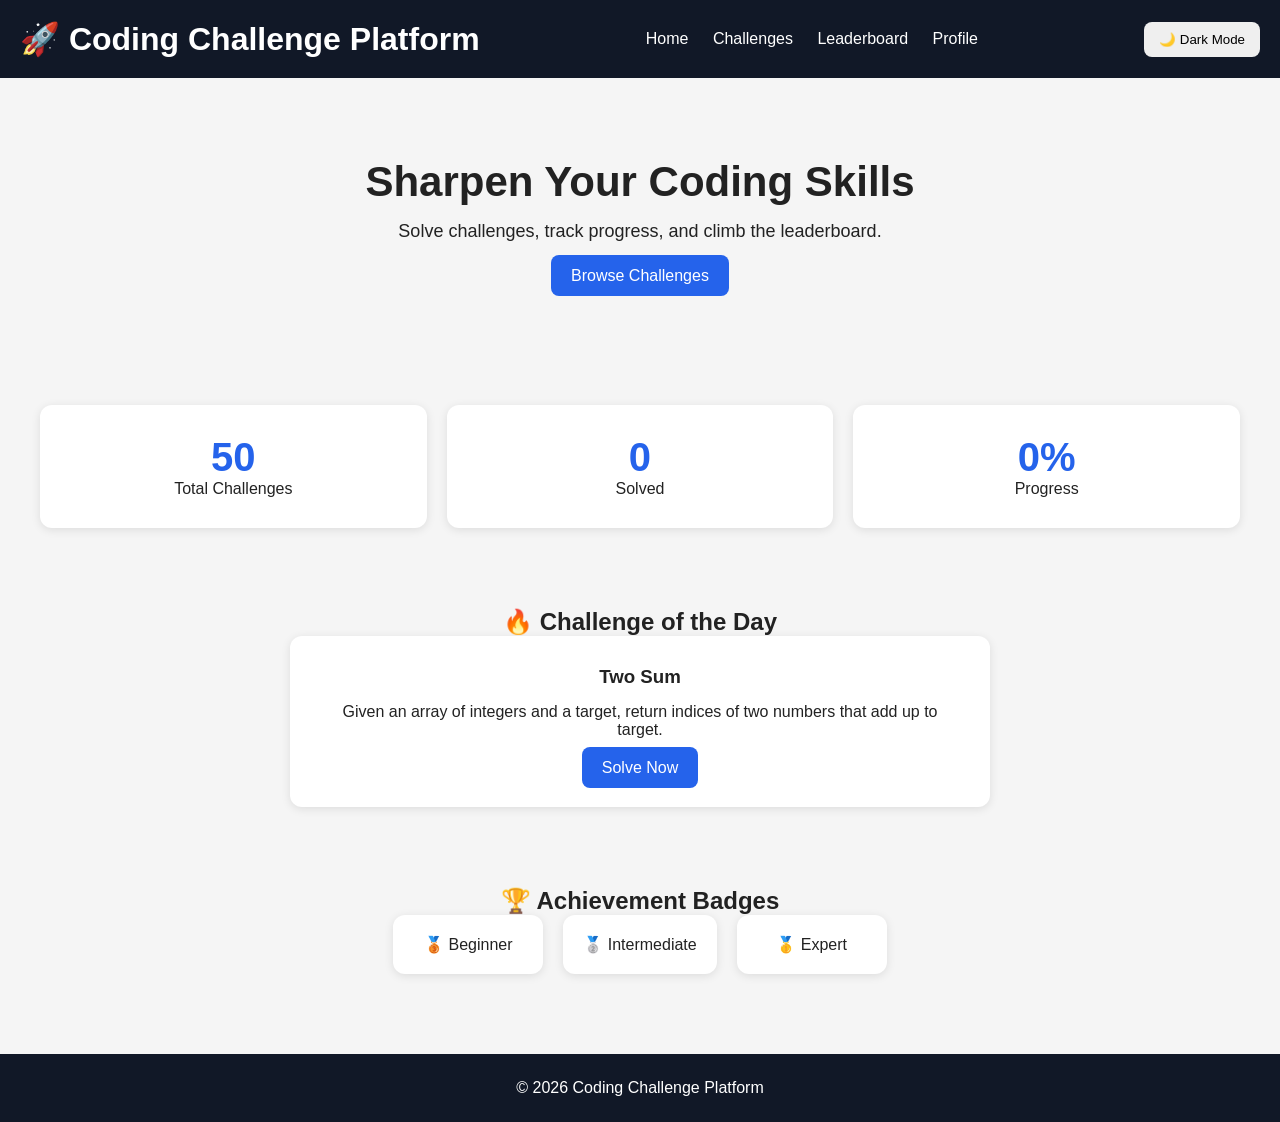
<file: index.html>
<html lang="en">
<head>
    <meta charset="UTF-8">
    <meta name="viewport" content="width=device-width, initial-scale=1.0">
    <title>Coding Challenge Platform</title>
    <link rel="stylesheet" href="css/style.css">
</head>
<body>

<header>
    <div class="container">
        <h1>🚀 Coding Challenge Platform</h1>

        <nav>
            <a href="index.html">Home</a>
            <a href="challenges.html">Challenges</a>
            <a href="leaderboard.html">Leaderboard</a>
            <a href="profile.html">Profile</a>
        </nav>

        <button id="themeBtn">🌙 Dark Mode</button>
    </div>
</header>

<section class="hero">
    <h2>Sharpen Your Coding Skills</h2>
    <p>Solve challenges, track progress, and climb the leaderboard.</p>

    <a href="challenges.html" class="btn">
        Browse Challenges
    </a>
</section>

<section class="stats">

    <div class="card">
        <h3 id="totalChallenges">50</h3>
        <p>Total Challenges</p>
    </div>

    <div class="card">
        <h3 id="solvedChallenges">0</h3>
        <p>Solved</p>
    </div>

    <div class="card">
        <h3 id="progressPercent">0%</h3>
        <p>Progress</p>
    </div>

</section>

<section class="daily">
    <h2>🔥 Challenge of the Day</h2>

    <div class="daily-card">
        <h3>Two Sum</h3>

        <p>
            Given an array of integers and a target,
            return indices of two numbers that add up to target.
        </p>

        <a href="challenge.html?id=1" class="btn">
            Solve Now
        </a>
    </div>
</section>

<section class="badges">
    <h2>🏆 Achievement Badges</h2>

    <div class="badge-container">
        <div class="badge">🥉 Beginner</div>
        <div class="badge">🥈 Intermediate</div>
        <div class="badge">🥇 Expert</div>
    </div>
</section>

<footer>
    <p>© 2026 Coding Challenge Platform</p>
</footer>

<script src="js/app.js"></script>

</body>
</html>
</file>
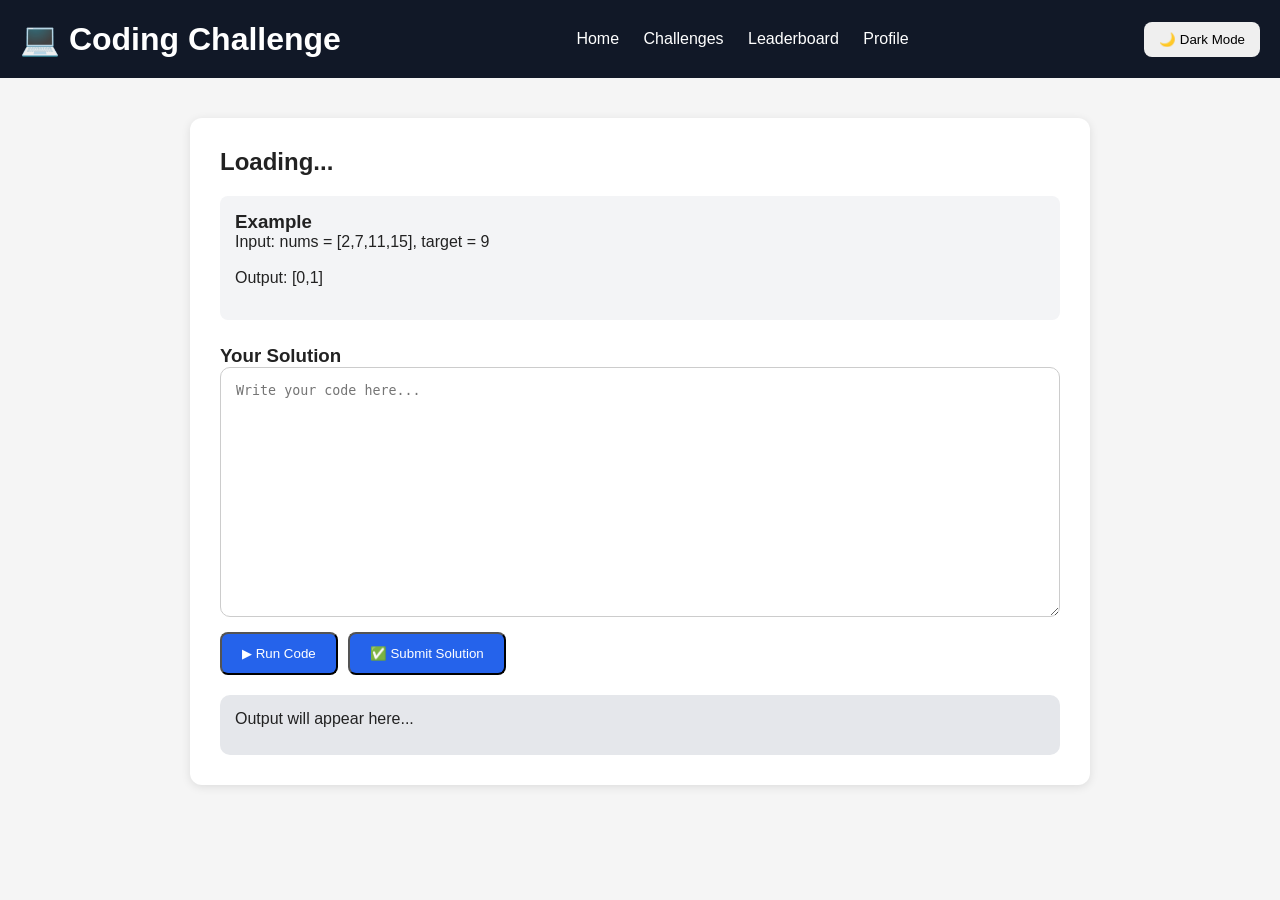
<file: challenge.html>
<html lang="en">
<head>
    <meta charset="UTF-8">
    <meta name="viewport" content="width=device-width, initial-scale=1.0">
    <title>Challenge Details</title>
    <link rel="stylesheet" href="css/style.css">
</head>
<body>

<header>
    <div class="container">
        <h1>💻 Coding Challenge</h1>

        <nav>
            <a href="index.html">Home</a>
            <a href="challenges.html">Challenges</a>
            <a href="leaderboard.html">Leaderboard</a>
            <a href="profile.html">Profile</a>
        </nav>

        <button id="themeBtn">🌙 Dark Mode</button>
    </div>
</header>

<section class="problem-section">

    <div class="problem-card">

        <h2 id="problemTitle">Loading...</h2>

        <span id="problemDifficulty"></span>

        <p id="problemDescription"></p>

        <div class="example-box">
            <h3>Example</h3>

            <pre id="exampleText">
Input: nums = [2,7,11,15], target = 9

Output: [0,1]
            </pre>
        </div>

        <div class="editor-container">

            <h3>Your Solution</h3>

            <textarea
                id="codeEditor"
                placeholder="Write your code here..."
            ></textarea>

            <div class="button-group">

                <button id="runBtn" class="btn">
                    ▶ Run Code
                </button>

                <button id="submitBtn" class="btn">
                    ✅ Submit Solution
                </button>

            </div>

        </div>

        <div id="outputBox" class="output-box">
            Output will appear here...
        </div>

    </div>

</section>

<script src="js/challenge.js"></script>

</body>
</html>
</file>
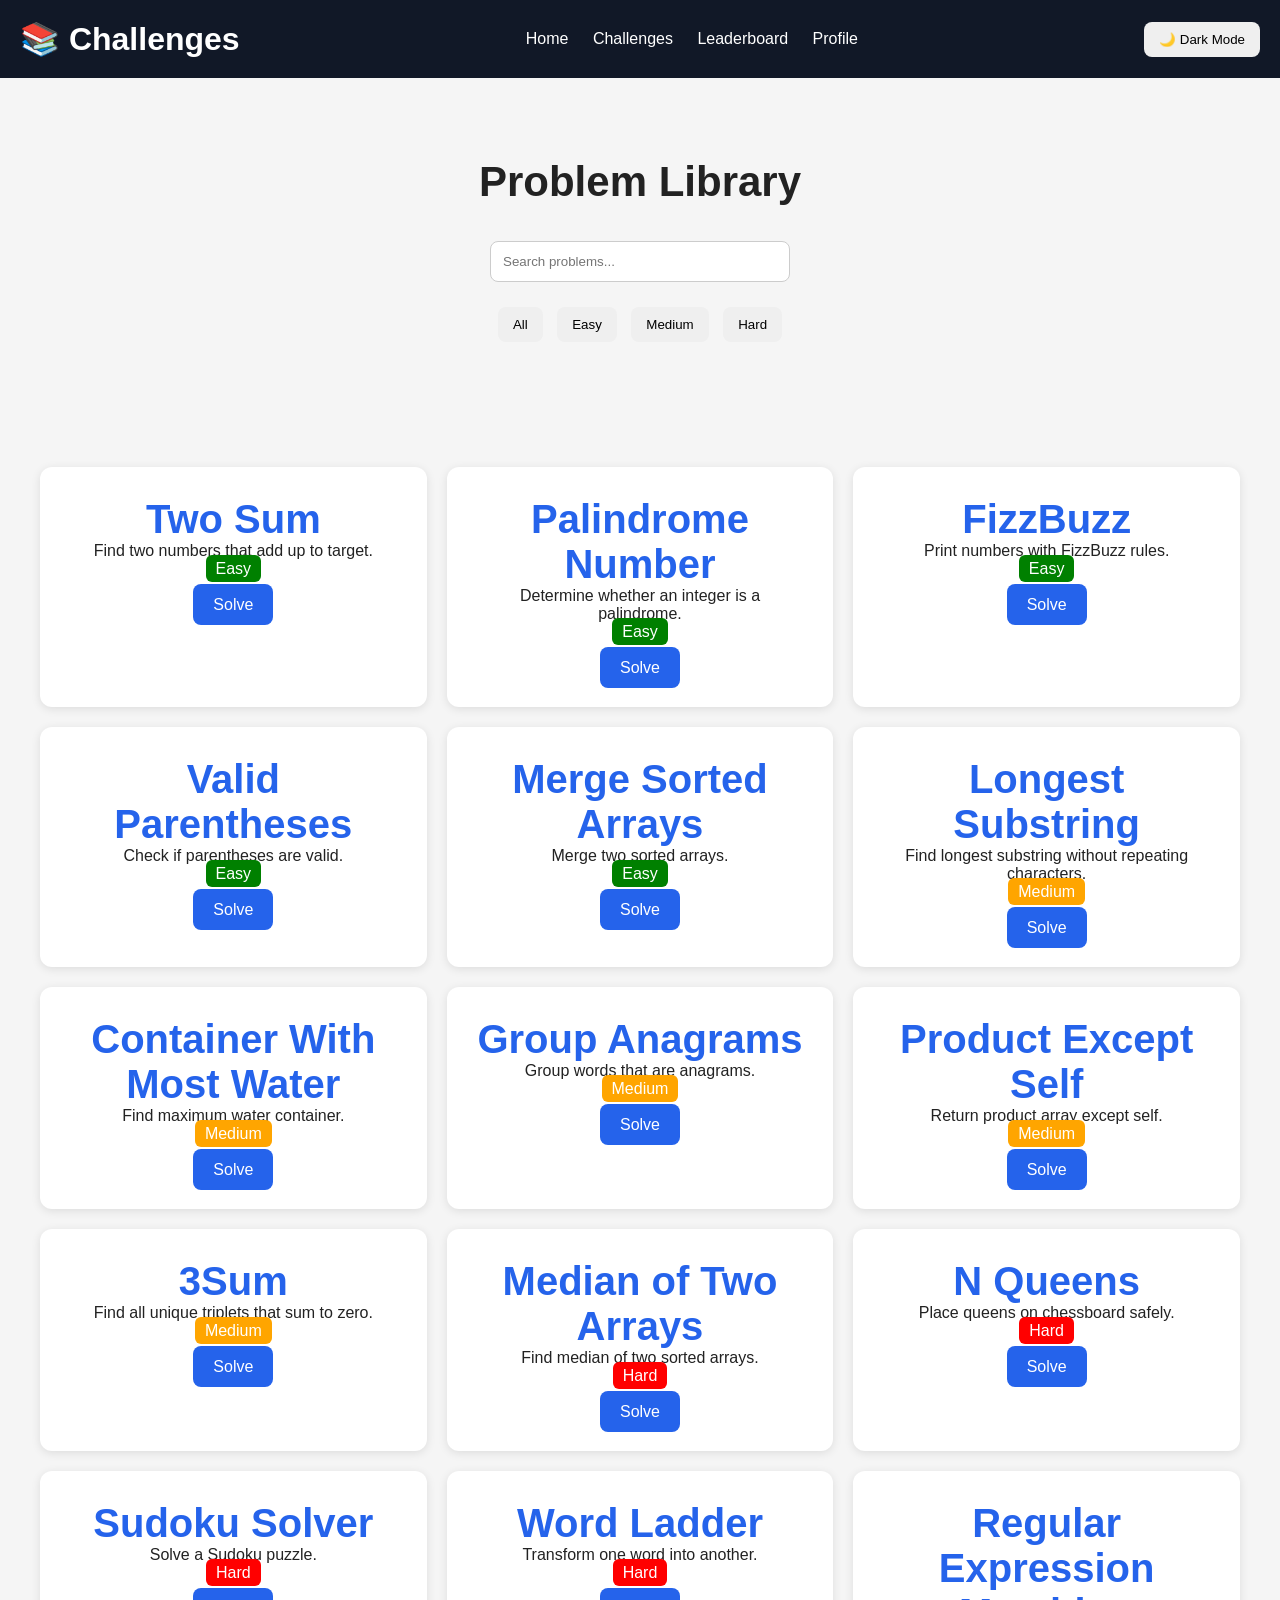
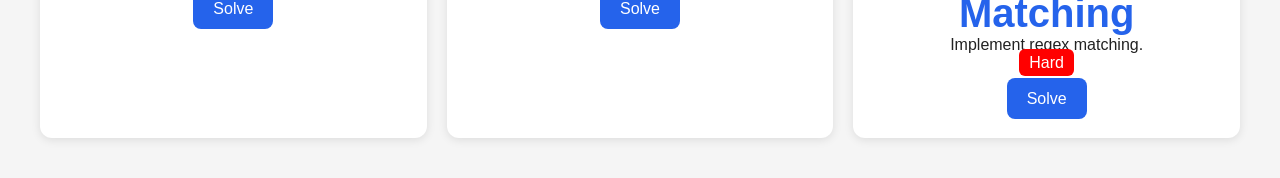
<file: challenges.html>
<!DOCTYPE html>
<html lang="en">
<head>
    <meta charset="UTF-8">
    <meta name="viewport" content="width=device-width, initial-scale=1.0">
    <title>Challenges - Coding Challenge Platform</title>
    <link rel="stylesheet" href="css/style.css">
</head>
<body>

<header>
    <div class="container">
        <h1>📚 Challenges</h1>

        <nav>
            <a href="index.html">Home</a>
            <a href="challenges.html">Challenges</a>
            <a href="leaderboard.html">Leaderboard</a>
            <a href="profile.html">Profile</a>
        </nav>

        <button id="themeBtn">🌙 Dark Mode</button>
    </div>
</header>

<section class="hero">
    <h2>Problem Library</h2>

    <input
        type="text"
        id="searchInput"
        placeholder="Search problems..."
        class="search-box"
    >

    <div class="filters">
        <button class="filter-btn" data-filter="All">All</button>
        <button class="filter-btn" data-filter="Easy">Easy</button>
        <button class="filter-btn" data-filter="Medium">Medium</button>
        <button class="filter-btn" data-filter="Hard">Hard</button>
    </div>
</section>

<section id="challengeContainer" class="challenge-grid">
</section>

<script src="js/challenges.js"></script>

</body>
</html>
</file>
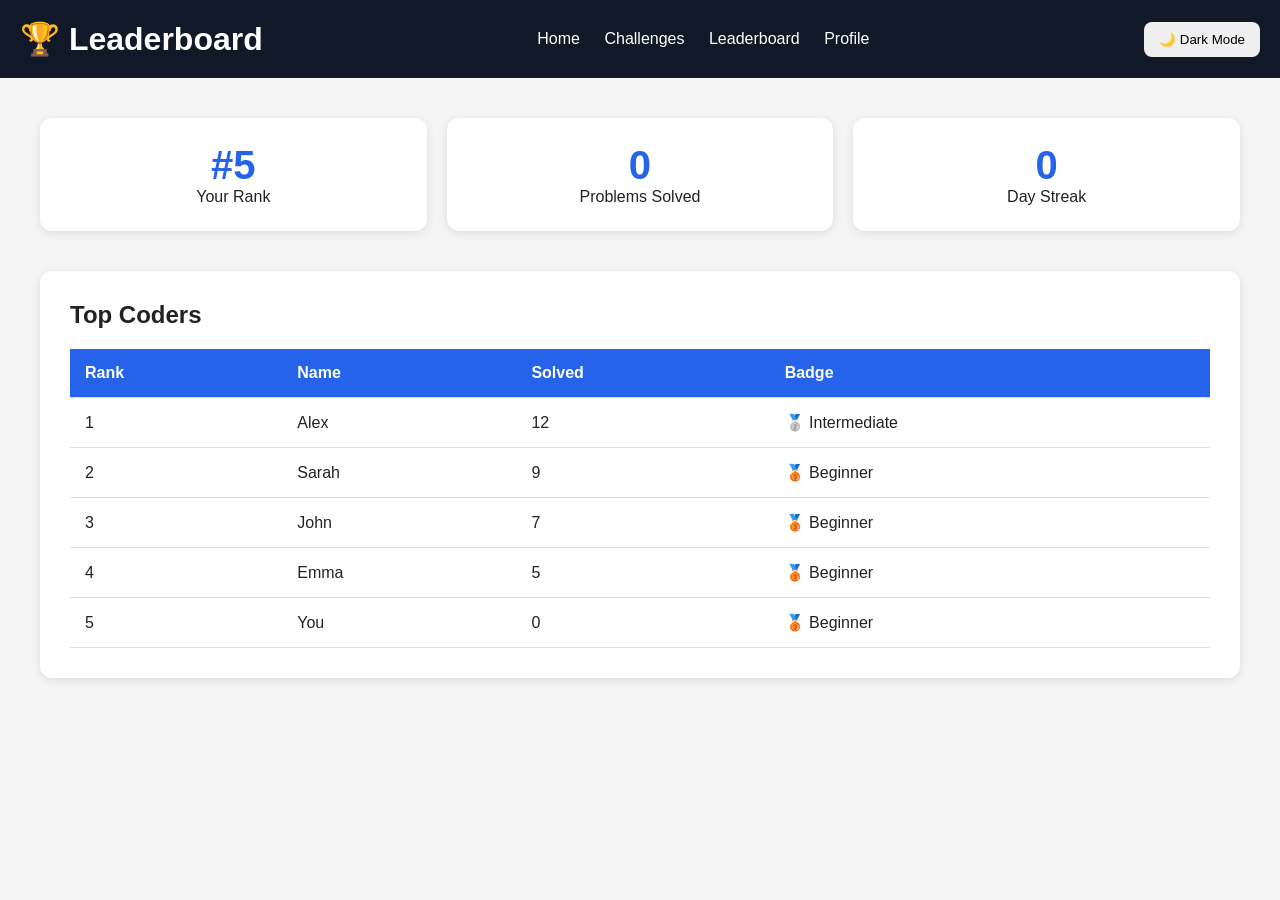
<file: leaderboard.html>
<!DOCTYPE html>
<html lang="en">
<head>
    <meta charset="UTF-8">
    <meta name="viewport" content="width=device-width, initial-scale=1.0">
    <title>Leaderboard</title>
    <link rel="stylesheet" href="css/style.css">
</head>
<body>

<header>
    <div class="container">
        <h1>🏆 Leaderboard</h1>

        <nav>
            <a href="index.html">Home</a>
            <a href="challenges.html">Challenges</a>
            <a href="leaderboard.html">Leaderboard</a>
            <a href="profile.html">Profile</a>
        </nav>

        <button id="themeBtn">🌙 Dark Mode</button>
    </div>
</header>

<section class="leaderboard-section">

    <div class="stats-grid">

        <div class="stat-card">
            <h2 id="userRank">#1</h2>
            <p>Your Rank</p>
        </div>

        <div class="stat-card">
            <h2 id="userSolved">0</h2>
            <p>Problems Solved</p>
        </div>

        <div class="stat-card">
            <h2 id="userStreak">0</h2>
            <p>Day Streak</p>
        </div>

    </div>

    <div class="leaderboard-table">

        <h2>Top Coders</h2>

        <table>

            <thead>
                <tr>
                    <th>Rank</th>
                    <th>Name</th>
                    <th>Solved</th>
                    <th>Badge</th>
                </tr>
            </thead>

            <tbody id="leaderboardBody">

            </tbody>

        </table>

    </div>

</section>

<script src="js/leaderboard.js"></script>

</body>
</html>
</file>
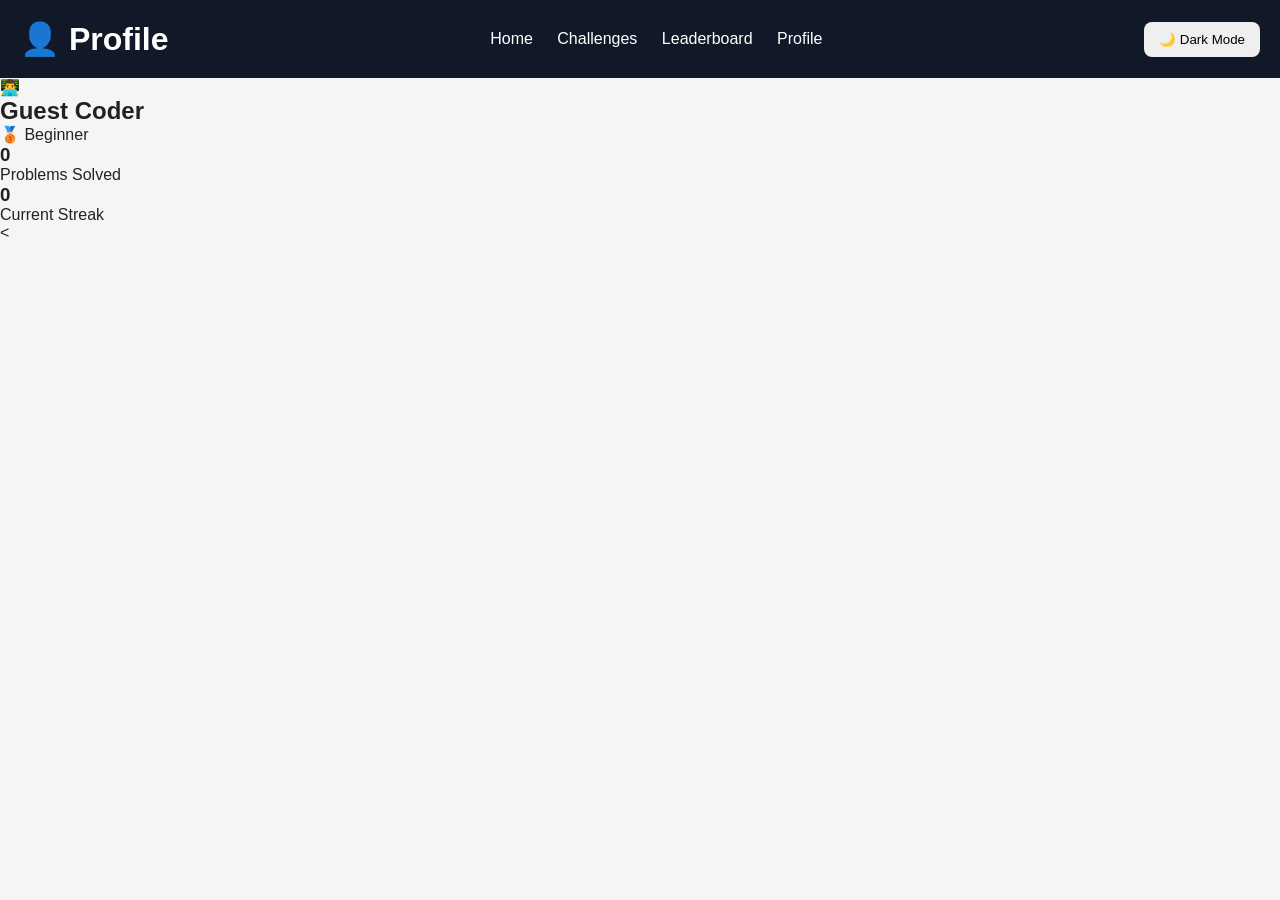
<file: profile.html>
<html lang="en">
<head>
    <meta charset="UTF-8">
    <meta name="viewport" content="width=device-width, initial-scale=1.0">
    <title>Profile</title>
    <link rel="stylesheet" href="css/style.css">
</head>
<body>

<header>
    <div class="container">
        <h1>👤 Profile</h1>

        <nav>
            <a href="index.html">Home</a>
            <a href="challenges.html">Challenges</a>
            <a href="leaderboard.html">Leaderboard</a>
            <a href="profile.html">Profile</a>
        </nav>

        <button id="themeBtn">🌙 Dark Mode</button>
    </div>
</header>

<section class="profile-section">

    <div class="profile-card">

        <div class="avatar">
            👨‍💻
        </div>

        <h2 id="username">Guest Coder</h2>

        <p id="badge">🥉 Beginner</p>

    </div>

    <div class="dashboard-grid">

        <div class="dashboard-card">
            <h3 id="solvedCount">0</h3>
            <p>Problems Solved</p>
        </div>

        <div class="dashboard-card">
            <h3 id="streakCount">0</h3>
            <p>Current Streak</p>
        </div>

        <
</file>
<file: css/style.css>
*{
    margin:0;
    padding:0;
    box-sizing:border-box;
    font-family:Arial, sans-serif;
}

body{
    background:#f5f5f5;
    color:#222;
    transition:0.3s;
}

header{
    background:#111827;
    color:white;
    padding:20px;
}

.container{
    display:flex;
    justify-content:space-between;
    align-items:center;
    flex-wrap:wrap;
}

nav a{
    color:white;
    text-decoration:none;
    margin:0 10px;
}

nav a:hover{
    color:#00d4ff;
}

#themeBtn{
    padding:10px 15px;
    border:none;
    border-radius:8px;
    cursor:pointer;
}

.hero{
    text-align:center;
    padding:80px 20px;
}

.hero h2{
    font-size:42px;
    margin-bottom:15px;
}

.hero p{
    margin-bottom:25px;
    font-size:18px;
}
.search-box{
    width:300px;
    max-width:90%;
    padding:12px;
    margin-top:20px;
    border-radius:8px;
    border:1px solid #ccc;
}

.filters{
    margin-top:20px;
}

.filter-btn{
    padding:10px 15px;
    border:none;
    border-radius:8px;
    margin:5px;
    cursor:pointer;
}

.challenge-grid{
    display:grid;
    grid-template-columns:
    repeat(auto-fit,minmax(300px,1fr));
    gap:20px;
    padding:40px;
}

.difficulty{
    padding:5px 10px;
    border-radius:6px;
    color:white;
}

.Easy{
    background:green;
}

.Medium{
    background:orange;
}
.problem-section{
    padding:40px;
}

.problem-card{
    max-width:900px;
    margin:auto;
    background:white;
    padding:30px;
    border-radius:12px;
    box-shadow:0 2px 10px rgba(0,0,0,.1);
}

.example-box{
    margin-top:20px;
    padding:15px;
    background:#f3f4f6;
    border-radius:8px;
}

.editor-container{
    margin-top:25px;
}

#codeEditor{
    width:100%;
    height:250px;
    padding:15px;
    border-radius:10px;
    border:1px solid #ccc;
    resize:vertical;
    font-family:Consolas, monospace;
}

.button-group{
    margin-top:15px;
    display:flex;
    gap:10px;
    flex-wrap:wrap;
}

.output-box{
    margin-top:20px;
    padding:15px;
    border-radius:10px;
    background:#e5e7eb;
    min-height:60px;
}

.dark .problem-card{
    background:#1e293b;
    color:white;
}

.dark .example-box{
    background:#334155;
}
.leaderboard-section{
    padding:40px;
}

.stats-grid{
    display:grid;
    grid-template-columns:
    repeat(auto-fit,minmax(220px,1fr));
    gap:20px;
    margin-bottom:40px;
}

.stat-card{
    background:white;
    padding:25px;
    border-radius:12px;
    text-align:center;
    box-shadow:0 2px 10px rgba(0,0,0,.1);
}

.stat-card h2{
    font-size:40px;
    color:#2563eb;
}

.leaderboard-table{
    background:white;
    padding:30px;
    border-radius:12px;
    box-shadow:0 2px 10px rgba(0,0,0,.1);
}

.leaderboard-table h2{
    margin-bottom:20px;
}

table{
    width:100%;
    border-collapse:collapse;
}

th,
td{
    padding:15px;
    border-bottom:1px solid #ddd;
    text-align:left;
}

th{
    background:#2563eb;
    color:white;
}

tr:hover{
    background:#f8fafc;
}

.dark .leaderboard-table,
.dark .stat-card{
    background:#1e293b;
    color:white;
}

.dark tr:hover{
    background:#334155;
}

.dark #codeEditor{
    background:#0f172a;
    color:white;
    border:1px solid #475569;
}

.dark .output-box{
    background:#334155;
}
.Hard{
    background:red;
}

.btn{
    background:#2563eb;
    color:white;
    text-decoration:none;
    padding:12px 20px;
    border-radius:8px;
}

.stats{
    display:grid;
    grid-template-columns:repeat(auto-fit,minmax(250px,1fr));
    gap:20px;
    padding:40px;
}

.card{
    background:white;
    padding:30px;
    border-radius:12px;
    text-align:center;
    box-shadow:0 2px 10px rgba(0,0,0,.1);
}

.card h3{
    font-size:40px;
    color:#2563eb;
}

.daily{
    padding:40px;
    text-align:center;
}

.daily-card{
    max-width:700px;
    margin:auto;
    background:white;
    padding:30px;
    border-radius:12px;
    box-shadow:0 2px 10px rgba(0,0,0,.1);
}

.daily-card h3{
    margin-bottom:15px;
}

.daily-card p{
    margin-bottom:20px;
}

.badges{
    padding:40px;
    text-align:center;
}

.badge-container{
    display:flex;
    justify-content:center;
    gap:20px;
    flex-wrap:wrap;
}

.badge{
    background:white;
    padding:20px;
    border-radius:12px;
    min-width:150px;
    box-shadow:0 2px 10px rgba(0,0,0,.1);
}

footer{
    text-align:center;
    padding:25px;
    background:#111827;
    color:white;
    margin-top:40px;
}

/* Dark Mode */

.dark{
    background:#0f172a;
    color:white;
}

.dark .card,
.dark .badge,
.dark .daily-card{
    background:#1e293b;
    color:white;
}

.dark .btn{
    background:#0ea5e9;
}

@media(max-width:768px){

    .container{
        flex-direction:column;
        gap:15px;
    }

    .hero h2{
        font-size:32px;
    }

}
</file>
